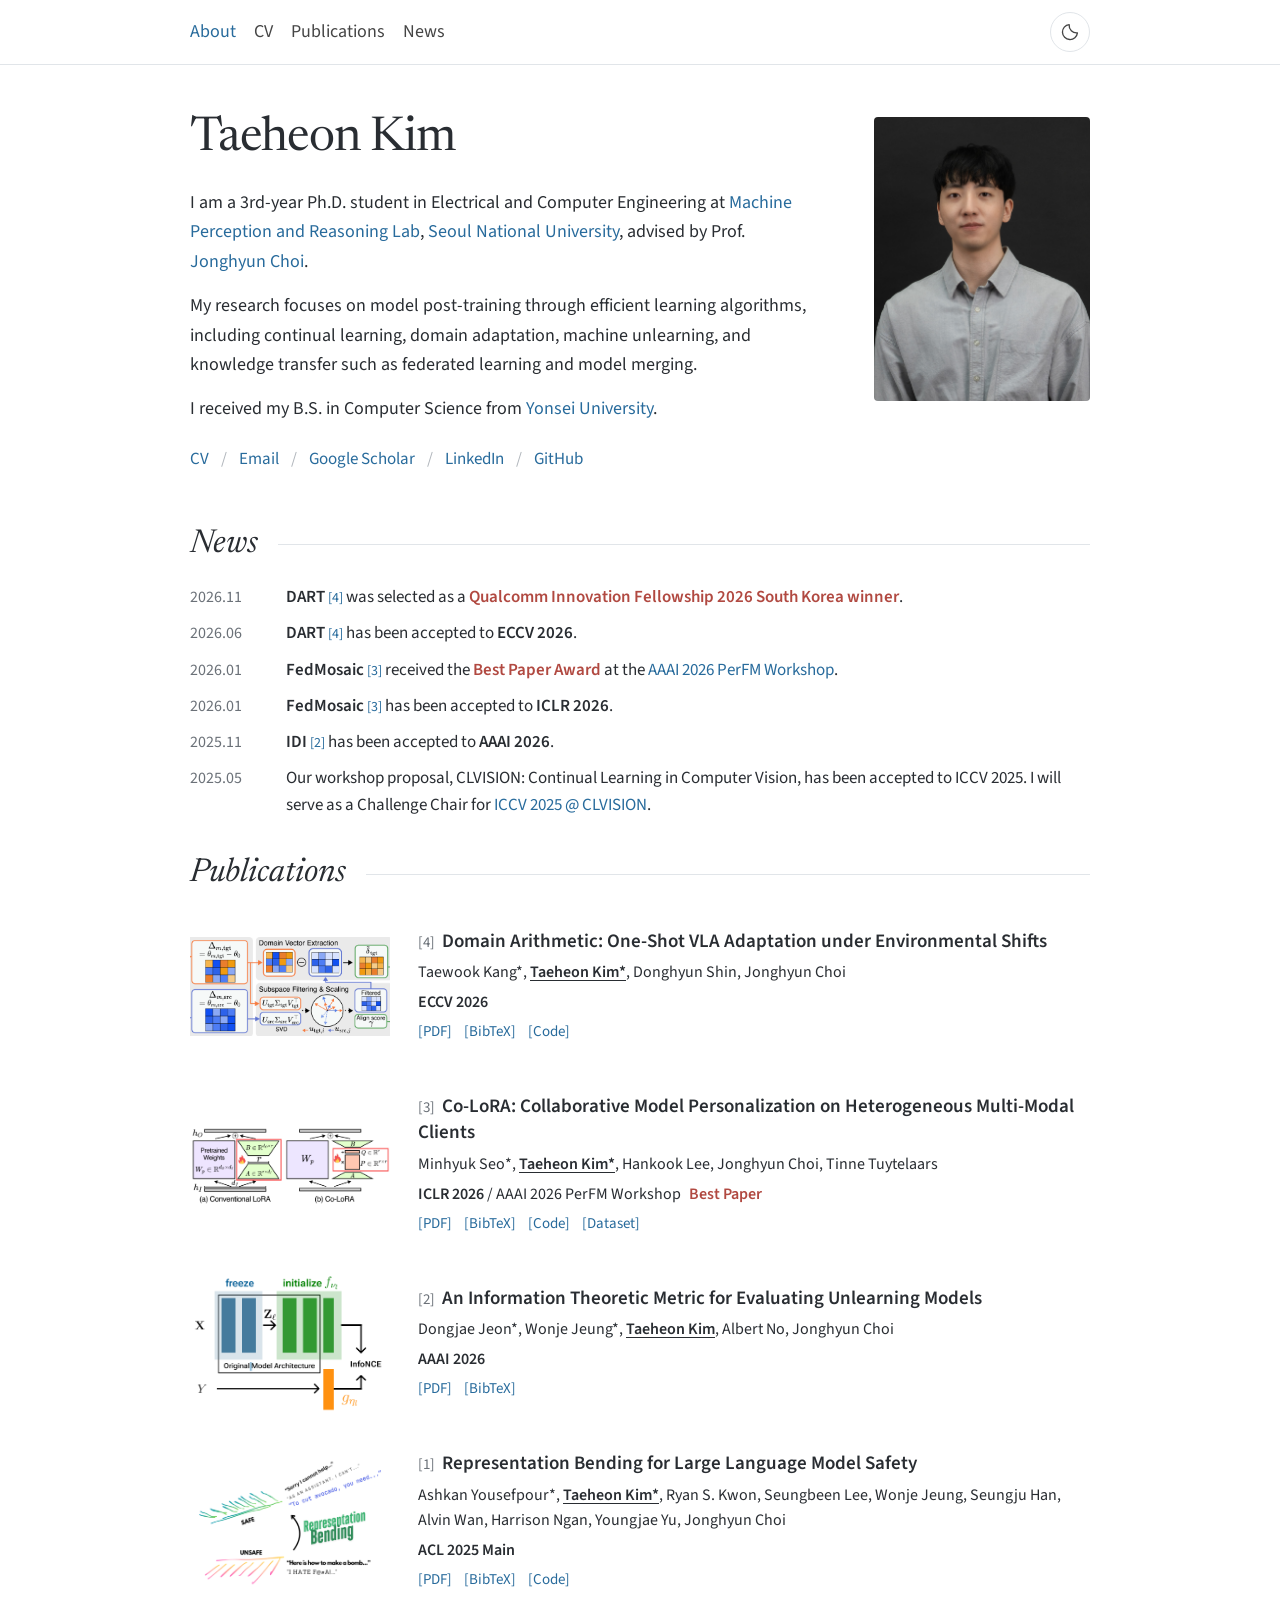
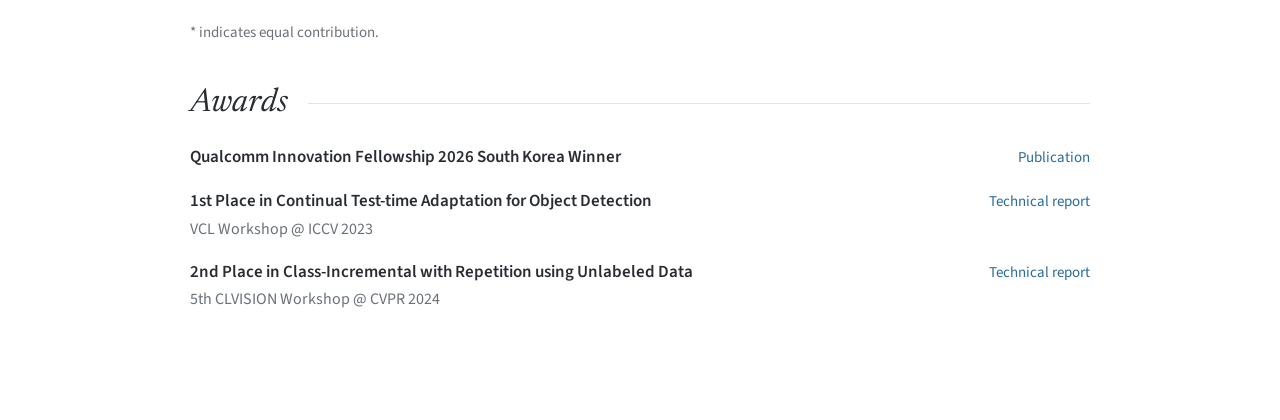
<file: index.html>
<!DOCTYPE html>
<html lang="en">
<head>
  <meta charset="UTF-8">
  <meta name="viewport" content="width=device-width, initial-scale=1">
  <meta name="author" content="Taeheon Kim">
  <meta name="description" content="Taeheon Kim, Ph.D. student at Seoul National University working on efficient learning and knowledge transfer.">
  <title>Taeheon Kim</title>
  <link rel="icon" type="image/svg+xml" href="assets/icons/favicon-compass.svg?v=2">
  <script src="theme.js"></script>
  <link rel="preconnect" href="https://fonts.googleapis.com">
  <link rel="preconnect" href="https://fonts.gstatic.com" crossorigin>
  <link href="https://fonts.googleapis.com/css2?family=Newsreader:ital,wght@0,400;0,500;0,600;1,400&family=Source+Sans+3:wght@400;500;600;700&display=swap" rel="stylesheet">
  <link rel="stylesheet" type="text/css" href="stylesheet.css">
</head>

<body>
  <header class="site-header">
    <nav class="nav" aria-label="Primary navigation">
      <div class="nav-links">
        <a class="nav-active" href="#about">About</a>
        <a href="personal/CV_thk.pdf" target="_blank" rel="noopener">CV</a>
        <a href="#publications">Publications</a>
        <a href="#news">News</a>
      </div>
      <button class="theme-toggle" type="button" aria-label="Dark mode" aria-pressed="false" title="Switch to dark mode" hidden>
        <svg class="theme-icon-moon" width="20" height="20" viewBox="0 0 24 24" fill="none" stroke="currentColor" stroke-width="1.6" stroke-linecap="round" stroke-linejoin="round" aria-hidden="true">
          <path d="M20.9 13A9 9 0 0 1 11 3.1 9 9 0 1 0 20.9 13Z"/>
        </svg>
        <svg class="theme-icon-sun" width="20" height="20" viewBox="0 0 24 24" fill="none" stroke="currentColor" stroke-width="1.6" stroke-linecap="round" aria-hidden="true">
          <circle cx="12" cy="12" r="4"/>
          <path d="M12 2v2m0 16v2M2 12h2m16 0h2M4.93 4.93l1.42 1.42m11.3 11.3 1.42 1.42M4.93 19.07l1.42-1.42m11.3-11.3 1.42-1.42"/>
        </svg>
      </button>
    </nav>
  </header>

  <main class="page-shell">
    <section class="hero" id="about" aria-labelledby="intro-heading">
      <div class="hero-copy">
        <h1 id="intro-heading">Taeheon Kim</h1>
        <p class="lead">
          I am a 3rd-year Ph.D. student in Electrical and Computer Engineering at
          <a href="https://snumprlab.github.io/" target="_blank" rel="noopener">Machine Perception and Reasoning Lab</a>,
          <a href="https://en.snu.ac.kr/" target="_blank" rel="noopener">Seoul National University</a>,
          advised by Prof.
          <a href="http://ppolon.github.io/" target="_blank" rel="noopener">Jonghyun Choi</a>.
        </p>
        <p>
          My research focuses on model post-training through efficient learning algorithms, including continual learning,
          domain adaptation, machine unlearning, and knowledge transfer such as federated learning and model merging.
        </p>
        <p>
          I received my B.S. in Computer Science from
          <a href="https://www.yonsei.ac.kr/en_sc/" target="_blank" rel="noopener">Yonsei University</a>.
        </p>

        <div class="profile-actions" aria-label="Profile links">
          <a class="button primary" href="personal/CV_thk.pdf" target="_blank" rel="noopener">CV</a>
          <a class="button" href="mailto:thkim0305@snu.ac.kr">Email</a>
          <a class="button" href="https://scholar.google.com/citations?user=VSYbxlcAAAAJ&hl=en" target="_blank" rel="noopener">Google Scholar</a>
          <a class="button" href="https://www.linkedin.com/in/taeheon-kim-0904ba319/" target="_blank" rel="noopener">LinkedIn</a>
          <a class="button" href="https://github.com/ta3h30nk1m/" target="_blank" rel="noopener">GitHub</a>
        </div>
      </div>

      <aside class="profile-panel" aria-label="Profile summary">
        <div class="profile-photo-frame">
          <img class="profile-photo" src="personal/me4.jpg" alt="Taeheon Kim" width="1365" height="2048">
        </div>
      </aside>
    </section>

    <section class="section" id="news" aria-labelledby="news-heading">
      <div class="section-header">
        <h2 id="news-heading">News</h2>
      </div>
      <ol class="news-list" tabindex="0" aria-label="News list">
        <li>
          <time datetime="2026-11">2026.11</time>
          <span><strong>DART</strong> <a class="pub-ref" href="#pub-dart">[4]</a> was selected as a <a href="https://www.qualcomm.com/research/university-relations/innovation-fellowship/winners" target="_blank" rel="noopener"><strong class="highlight-text">Qualcomm Innovation Fellowship 2026 South Korea winner</strong></a>.</span>
        </li>
        <li>
          <time datetime="2026-06">2026.06</time>
          <span><strong>DART</strong> <a class="pub-ref" href="#pub-dart">[4]</a> has been accepted to <strong>ECCV 2026</strong>.</span>
        </li>
        <li>
          <time datetime="2026-01">2026.01</time>
          <span>
            <strong>FedMosaic</strong> <a class="pub-ref" href="#pub-fedmosaic">[3]</a> received the <strong class="highlight-text">Best Paper Award</strong> at the
            <a href="https://personalizedllm.github.io/events/perfm-aaai26/" target="_blank" rel="noopener">AAAI 2026 PerFM Workshop</a>.
          </span>
        </li>
        <li>
          <time datetime="2026-01">2026.01</time>
          <span><strong>FedMosaic</strong> <a class="pub-ref" href="#pub-fedmosaic">[3]</a> has been accepted to <strong>ICLR 2026</strong>.</span>
        </li>
        <li>
          <time datetime="2025-11">2025.11</time>
          <span><strong>IDI</strong> <a class="pub-ref" href="#pub-idi">[2]</a> has been accepted to <strong>AAAI 2026</strong>.</span>
        </li>
        <li>
          <time datetime="2025-05">2025.05</time>
          <span>
            Our workshop proposal, CLVISION: Continual Learning in Computer Vision, has been accepted to ICCV 2025.
            I will serve as a Challenge Chair for
            <a href="https://sites.google.com/view/clvision2025/overview?authuser=0" target="_blank" rel="noopener">ICCV 2025 @ CLVISION</a>.
          </span>
        </li>
        <li>
          <time datetime="2025-05">2025.05</time>
          <span><strong>RepBend</strong> <a class="pub-ref" href="#pub-repbend">[1]</a> has been accepted to <strong>ACL 2025 Main</strong>.</span>
        </li>
        <li>
          <time datetime="2024-09">2024.09</time>
          <span>
            I started my Ph.D. at Seoul National University under the supervision of Prof.
            <a href="http://ppolon.github.io/" target="_blank" rel="noopener">Jonghyun Choi</a>.
          </span>
        </li>
      </ol>
    </section>

    <section class="section" id="publications" aria-labelledby="publications-heading">
      <div class="section-header">
        <h2 id="publications-heading">Publications</h2>
      </div>

      <article class="publication" id="pub-dart">
        <a class="publication-media" href="https://twkang43.github.io/projects/dart/" target="_blank" rel="noopener" aria-label="Domain Arithmetic publication">
          <img src="papers/kang2026dart/dart_fig2.png" alt="Domain Arithmetic teaser">
        </a>
        <div class="publication-content">
          <h3><span class="publication-number">[4]</span> <a href="https://twkang43.github.io/projects/dart/" target="_blank" rel="noopener">Domain Arithmetic: One-Shot VLA Adaptation under Environmental Shifts</a></h3>
          <p class="authors">
            <a href="https://twkang43.github.io" target="_blank" rel="noopener">Taewook Kang*</a>,
            <strong>Taeheon Kim*</strong>,
            <a href="http://github.com/Donghyun1228" target="_blank" rel="noopener">Donghyun Shin</a>,
            <a href="http://ppolon.github.io/" target="_blank" rel="noopener">Jonghyun Choi</a>
          </p>
          <p class="venue"><strong>ECCV 2026</strong></p>
          <div class="paper-links">
            <a href="https://arxiv.org/abs/2607.00666" target="_blank" rel="noopener">PDF</a>
            <a href="papers/kang2026dart/kang2026dart.bib" target="_blank" rel="noopener">BibTeX</a>
            <a href="https://github.com/snumprlab/dart" target="_blank" rel="noopener">Code</a>
            <!-- <a href="https://twkang43.github.io/projects/dart/" target="_blank" rel="noopener">Project Page</a> -->
          </div>
        </div>
      </article>

      <article class="publication" id="pub-fedmosaic">
        <a class="publication-media" href="https://ta3h30nk1m.github.io/projects/co-lora-iclr2026/" target="_blank" rel="noopener" aria-label="Co-LoRA publication">
          <img src="papers/seo2025fedmosaic/colora.png" alt="Co-LoRA teaser">
        </a>
        <div class="publication-content">
          <h3><span class="publication-number">[3]</span> <a href="https://ta3h30nk1m.github.io/projects/co-lora-iclr2026/" target="_blank" rel="noopener">Co-LoRA: Collaborative Model Personalization on Heterogeneous Multi-Modal Clients</a></h3>
          <p class="authors">
            <a href="https://dbd05088.github.io/" target="_blank" rel="noopener">Minhyuk Seo*</a>,
            <strong>Taeheon Kim*</strong>,
            <a href="https://hankook.github.io/" target="_blank" rel="noopener">Hankook Lee</a>,
            <a href="http://ppolon.github.io/" target="_blank" rel="noopener">Jonghyun Choi</a>,
            <a href="https://www.esat.kuleuven.be/psi/TT" target="_blank" rel="noopener">Tinne Tuytelaars</a>
          </p>
          <p class="venue"><strong>ICLR 2026</strong> / AAAI 2026 PerFM Workshop <span>Best Paper</span></p>
          <div class="paper-links">
            <a href="https://openreview.net/forum?id=0g5Dk4Qfh0" target="_blank" rel="noopener">PDF</a>
            <a href="papers/seo2025fedmosaic/fedmosaic.bib" target="_blank" rel="noopener">BibTeX</a>
            <a href="https://github.com/snumprlab/fedmosaic" target="_blank" rel="noopener">Code</a>
            <a href="https://huggingface.co/datasets/SNUMPR/DRAKE" target="_blank" rel="noopener">Dataset</a>
          </div>
        </div>
      </article>

      <article class="publication" id="pub-idi">
        <a class="publication-media" href="https://arxiv.org/pdf/2405.17878" target="_blank" rel="noopener" aria-label="Information theoretic metric publication">
          <img src="papers/jeon2024information/idi_fig.png" alt="Information theoretic metric teaser">
        </a>
        <div class="publication-content">
          <h3><span class="publication-number">[2]</span> An Information Theoretic Metric for Evaluating Unlearning Models</h3>
          <p class="authors">
            Dongjae Jeon*, Wonje Jeung*, <strong>Taeheon Kim</strong>,
            <a href="https://albert-no.github.io/" target="_blank" rel="noopener">Albert No</a>,
            <a href="http://ppolon.github.io/" target="_blank" rel="noopener">Jonghyun Choi</a>
          </p>
          <p class="venue"><strong>AAAI 2026</strong></p>
          <div class="paper-links">
            <a href="https://arxiv.org/pdf/2405.17878" target="_blank" rel="noopener">PDF</a>
            <a href="papers/jeon2024information/jeon2024information.bib" target="_blank" rel="noopener">BibTeX</a>
          </div>
        </div>
      </article>

      <article class="publication" id="pub-repbend">
        <a class="publication-media" href="https://arxiv.org/pdf/2504.01550" target="_blank" rel="noopener" aria-label="Representation Bending publication">
          <img src="papers/yousefpour2025repbend/yousefpour2025repbend.png" alt="Representation Bending teaser">
        </a>
        <div class="publication-content">
          <h3><span class="publication-number">[1]</span> Representation Bending for Large Language Model Safety</h3>
          <p class="authors">
            Ashkan Yousefpour*, <strong>Taeheon Kim*</strong>, Ryan S. Kwon, Seungbeen Lee,
            Wonje Jeung, Seungju Han, Alvin Wan, Harrison Ngan,
            <a href="https://yj-yu.github.io/home/" target="_blank" rel="noopener">Youngjae Yu</a>,
            <a href="http://ppolon.github.io/" target="_blank" rel="noopener">Jonghyun Choi</a>
          </p>
          <p class="venue"><strong>ACL 2025 Main</strong></p>
          <div class="paper-links">
            <a href="https://arxiv.org/pdf/2504.01550" target="_blank" rel="noopener">PDF</a>
            <a href="papers/yousefpour2025repbend/yousefpour2025repbend.bib" target="_blank" rel="noopener">BibTeX</a>
            <a href="https://github.com/AIM-Intelligence/RepBend" target="_blank" rel="noopener">Code</a>
          </div>
        </div>
      </article>

      <p class="publication-note">* indicates equal contribution.</p>
    </section>

    <section class="section" id="awards" aria-labelledby="awards-heading">
      <div class="section-header">
        <h2 id="awards-heading">Awards</h2>
      </div>
      <ul class="award-list">
        <li>
          <div>
            <strong>
              <a href="https://www.qualcomm.com/research/university-relations/innovation-fellowship/winners" target="_blank" rel="noopener">Qualcomm Innovation Fellowship 2026 South Korea Winner</a>
            </strong>
            <!-- <span>2026 · DART</span> -->
          </div>
          <a href="#pub-dart">Publication</a>
        </li>
        <li>
          <div>
            <strong>
              <a href="https://wvcl.vis.xyz/challenges" target="_blank" rel="noopener">1st Place in Continual Test-time Adaptation for Object Detection</a>
            </strong>
            <span>VCL Workshop @ ICCV 2023</span>
          </div>
          <a href="https://arxiv.org/pdf/2508.12690" target="_blank" rel="noopener">Technical report</a>
        </li>
        <li>
          <div>
            <strong>
              <a href="https://sites.google.com/view/clvision2024/challenge?authuser=0" target="_blank" rel="noopener">2nd Place in Class-Incremental with Repetition using Unlabeled Data</a>
            </strong>
            <span>5th CLVISION Workshop @ CVPR 2024</span>
          </div>
          <a href="https://arxiv.org/pdf/2508.12692" target="_blank" rel="noopener">Technical report</a>
        </li>
      </ul>
    </section>
  </main>

</body>
</html>
</file>
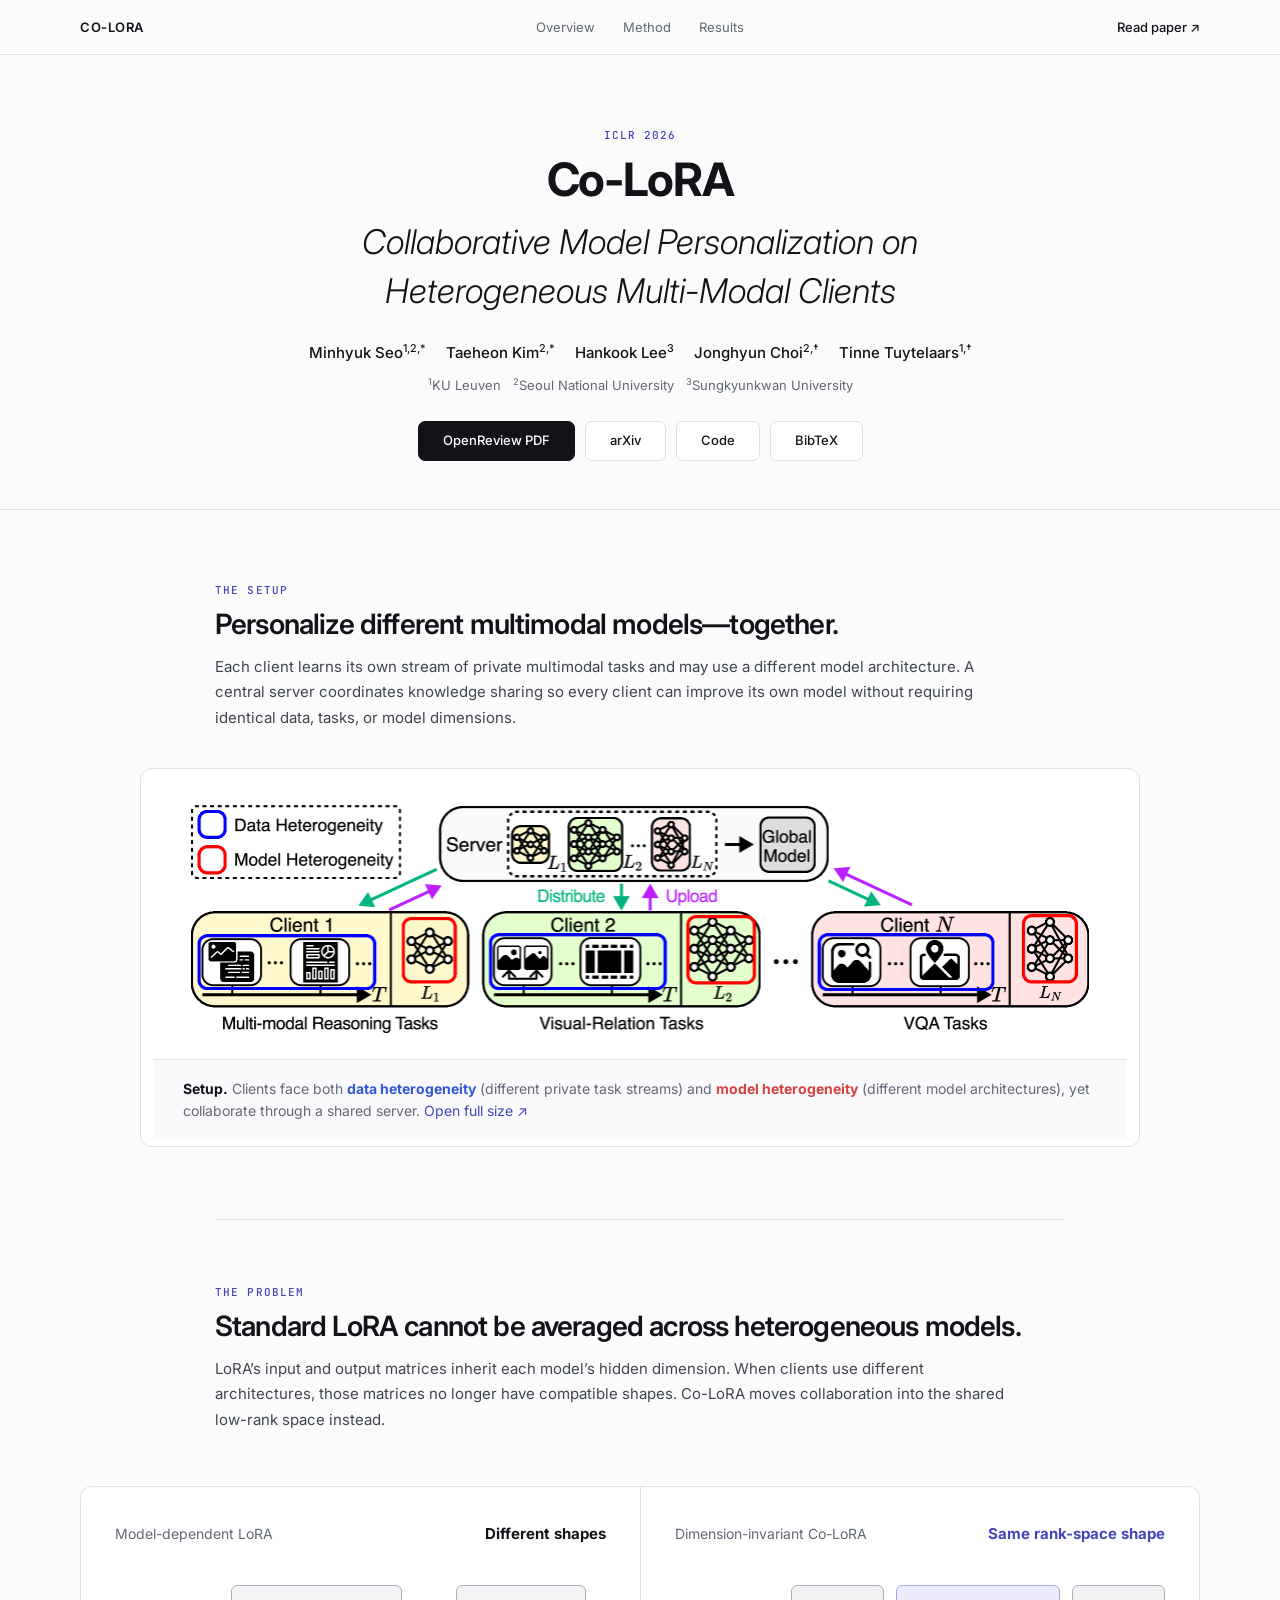
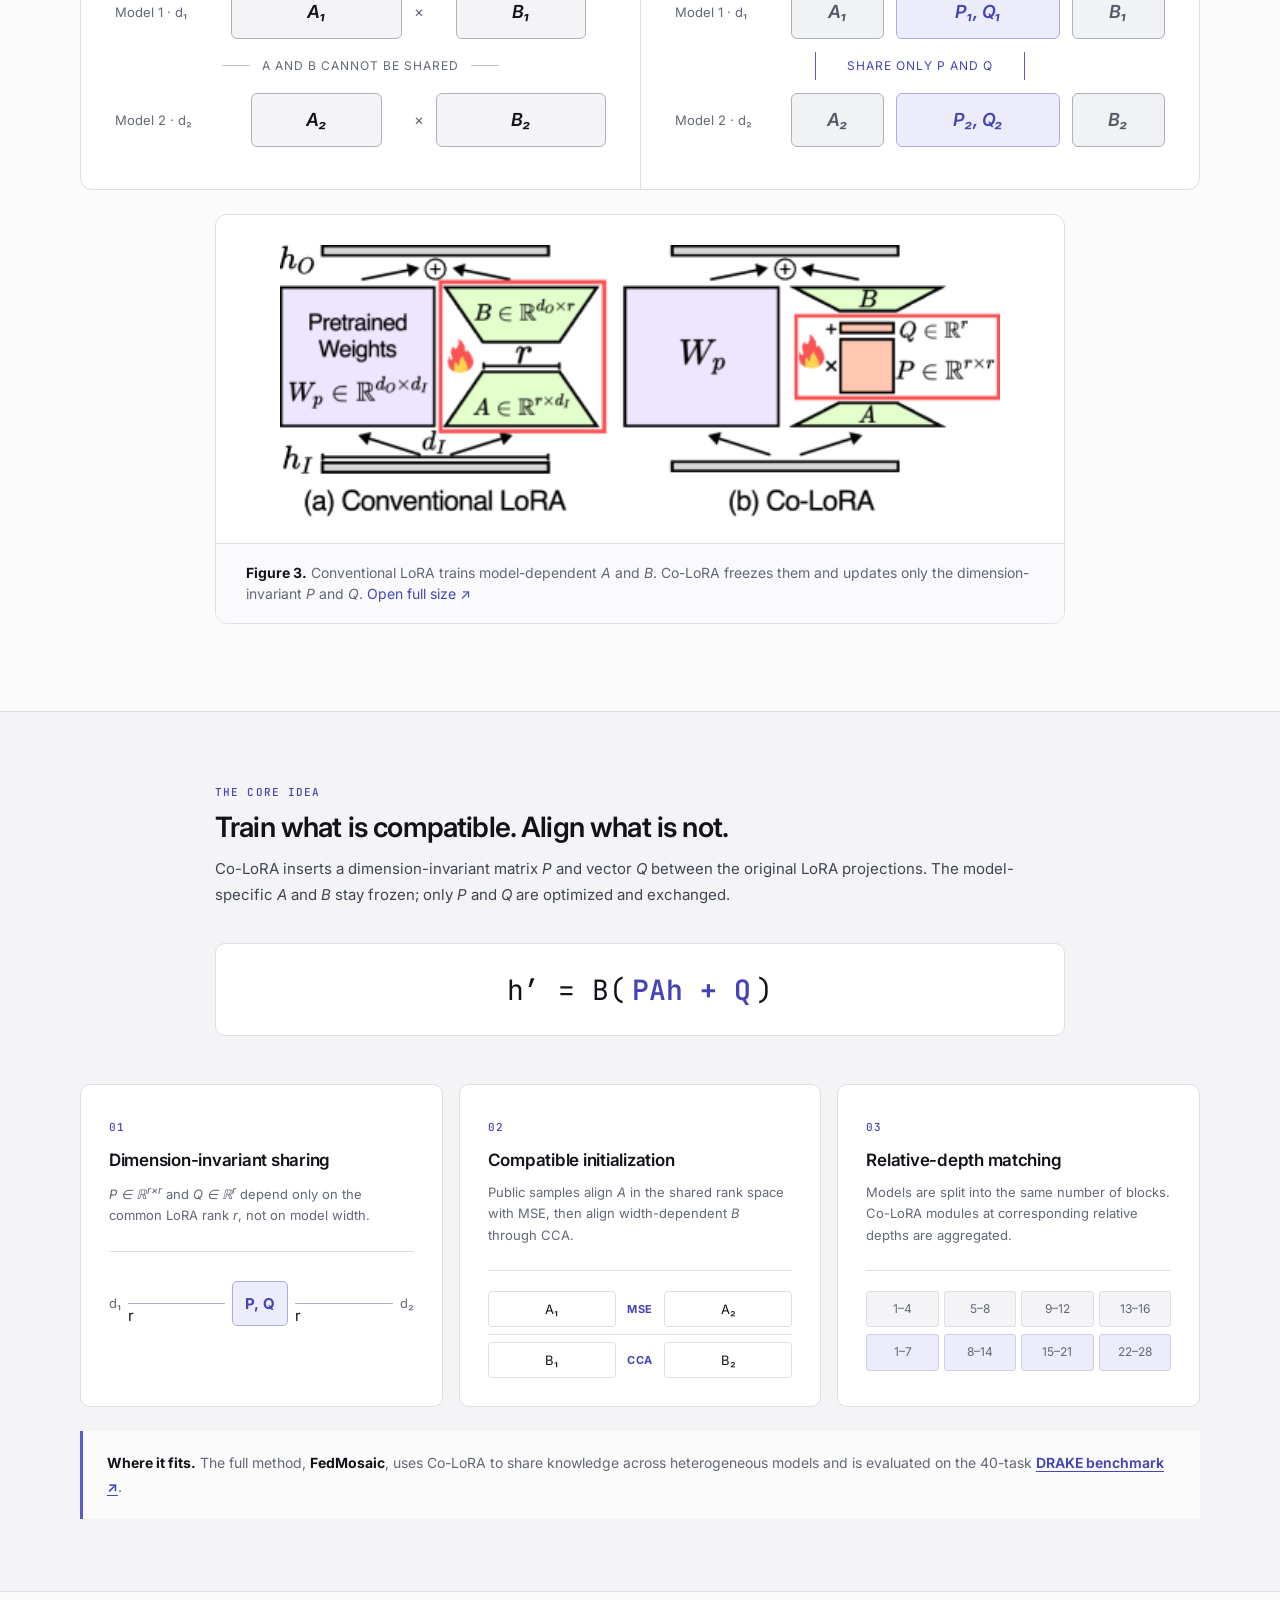
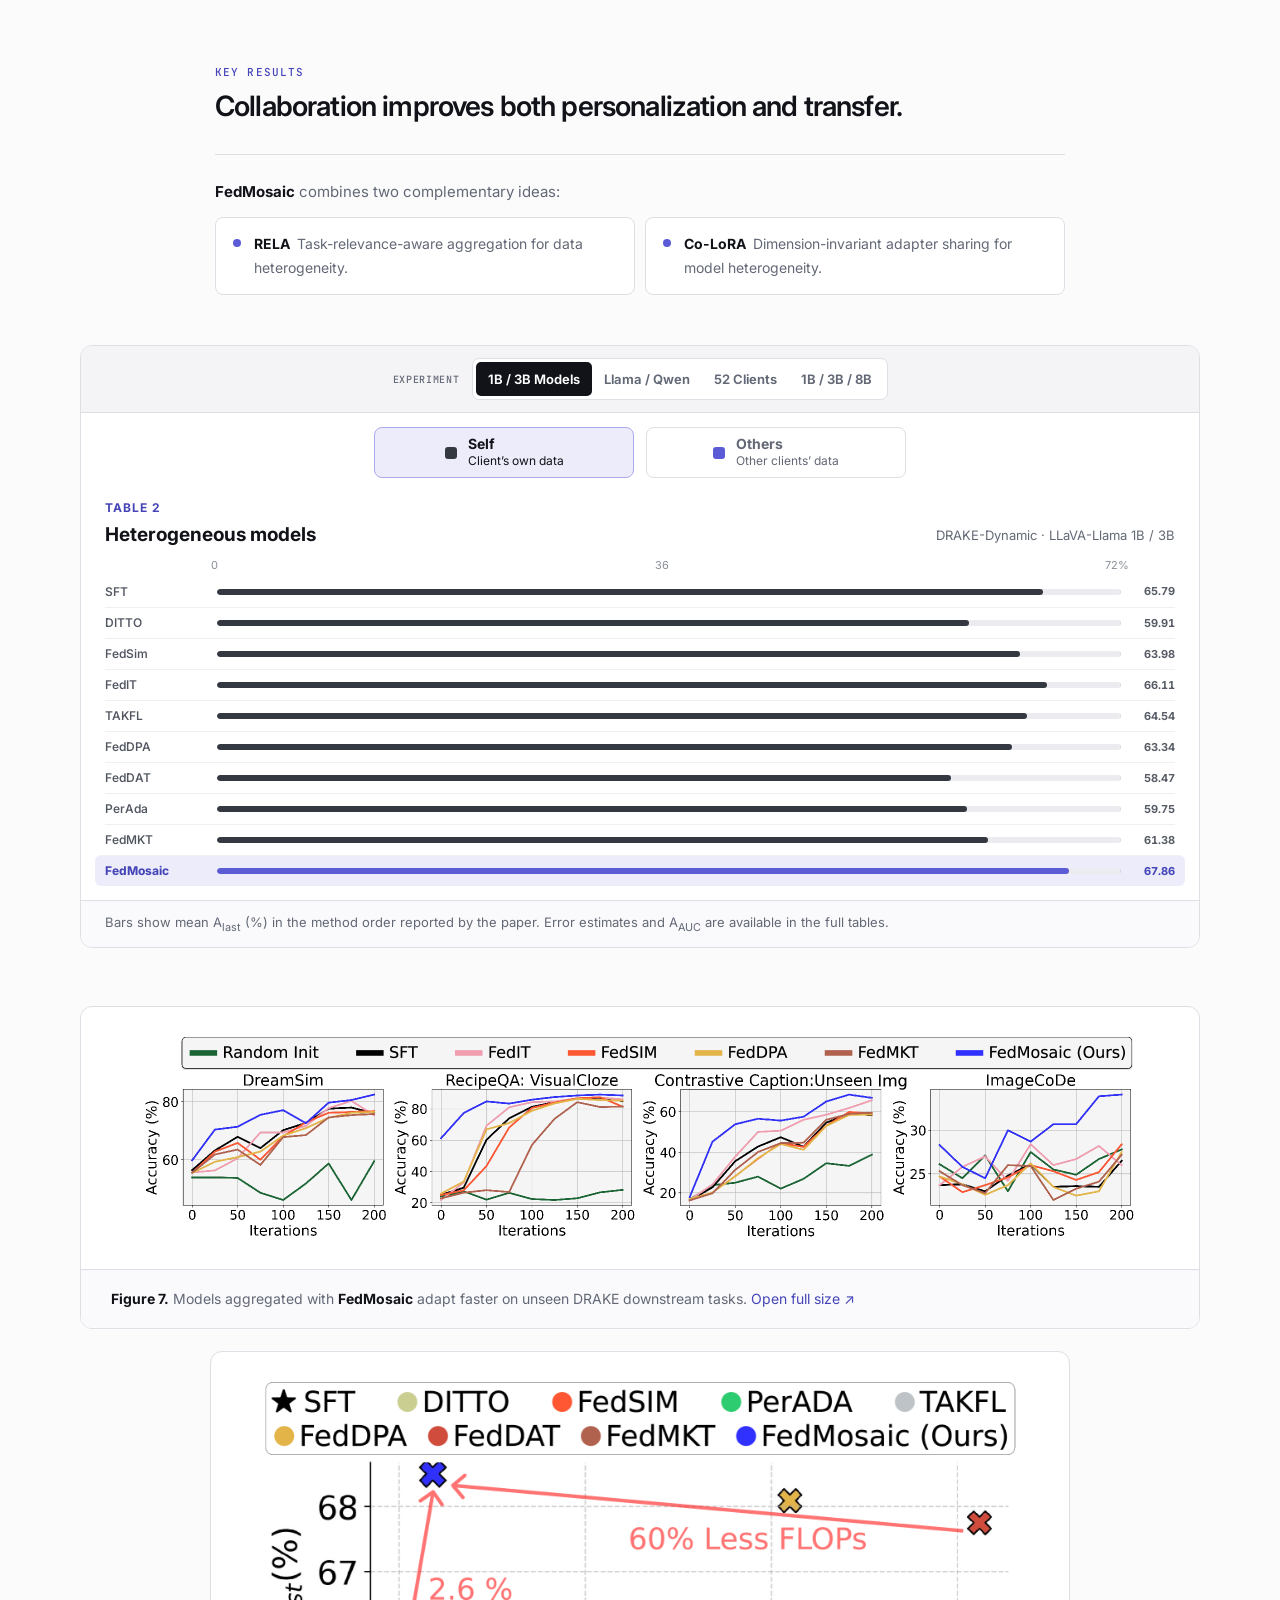
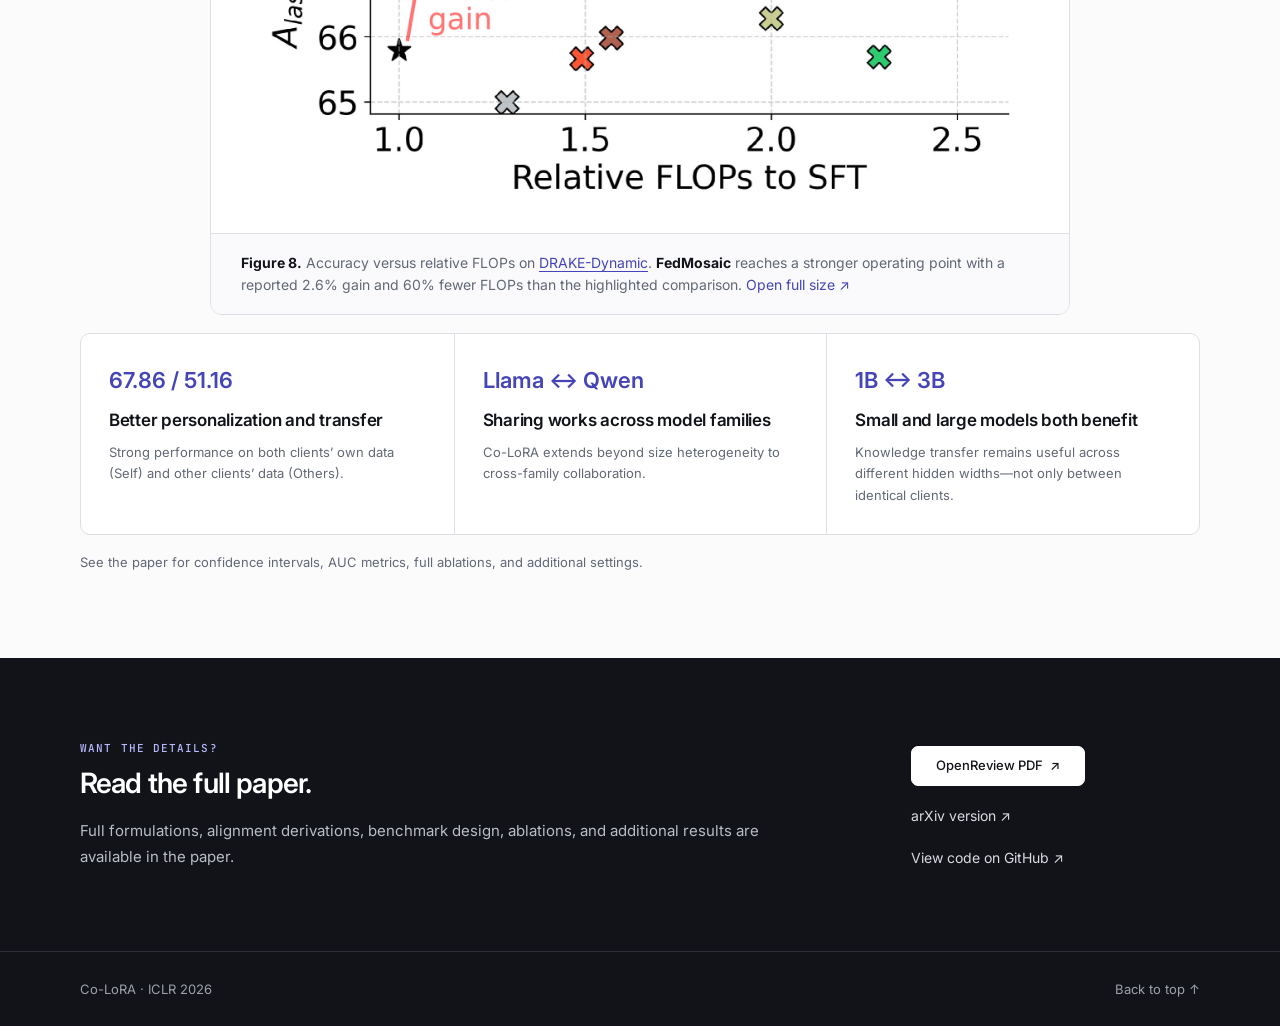
<file: projects/co-lora-iclr2026/index.html>
<!doctype html>
<html lang="en">
<head>
  <meta charset="utf-8">
  <meta name="viewport" content="width=device-width, initial-scale=1">
  <meta name="description" content="Co-LoRA enables collaborative personalization across heterogeneous multi-modal models by sharing dimension-invariant adapters.">
  <meta name="theme-color" content="#fbfbfc">
  <meta property="og:title" content="Co-LoRA · ICLR 2026">
  <meta property="og:description" content="Collaborative Model Personalization on Heterogeneous Multi-Modal Clients">
  <meta property="og:type" content="website">
  <title>Co-LoRA · Collaborative Model Personalization</title>
  <link rel="preconnect" href="https://fonts.googleapis.com">
  <link rel="preconnect" href="https://fonts.gstatic.com" crossorigin>
  <link href="https://fonts.googleapis.com/css2?family=Inter:wght@300;400;500;600;700&amp;family=JetBrains+Mono:wght@400;500&amp;display=swap" rel="stylesheet">
  <link rel="stylesheet" href="styles.css">
  <script defer src="script.js"></script>
</head>
<body>
  <nav class="site-nav" aria-label="Primary navigation">
    <div class="nav-inner">
      <a class="wordmark" href="#top">Co-LoRA</a>
      <div class="nav-links">
        <a href="#overview">Overview</a>
        <a href="#method">Method</a>
        <a href="#results">Results</a>
      </div>
      <a class="nav-paper" href="https://openreview.net/pdf?id=0g5Dk4Qfh0" target="_blank" rel="noreferrer">Read paper <span aria-hidden="true">↗</span></a>
    </div>
  </nav>

  <main id="top">
    <header class="hero">
      <div class="container hero-inner">
        <p class="venue">ICLR 2026</p>
        <h1>Co-LoRA</h1>
        <p class="paper-title">Collaborative Model Personalization on<br class="desktop-break"> Heterogeneous Multi-Modal Clients</p>

        <div class="authors" aria-label="Authors">
          <a href="https://dbd05088.github.io/" target="_blank" rel="noreferrer">Minhyuk Seo<sup>1,2,*</sup></a>
          <a href="https://ta3h30nk1m.github.io/" target="_blank" rel="noreferrer">Taeheon Kim<sup>2,*</sup></a>
          <a href="https://hankook.github.io/" target="_blank" rel="noreferrer">Hankook Lee<sup>3</sup></a>
          <a href="https://ppolon.github.io/" target="_blank" rel="noreferrer">Jonghyun Choi<sup>2,†</sup></a>
          <a href="https://www.esat.kuleuven.be/psi/TT" target="_blank" rel="noreferrer">Tinne Tuytelaars<sup>1,†</sup></a>
        </div>
        <p class="affiliations"><sup>1</sup>KU Leuven &nbsp; <sup>2</sup>Seoul National University &nbsp; <sup>3</sup>Sungkyunkwan University</p>

        <div class="hero-actions">
          <a class="button primary" href="https://openreview.net/pdf?id=0g5Dk4Qfh0" target="_blank" rel="noreferrer">OpenReview PDF</a>
          <a class="button secondary" href="https://arxiv.org/abs/2506.11024" target="_blank" rel="noreferrer">arXiv</a>
          <a class="button secondary" href="https://github.com/snumprlab/fedmosaic" target="_blank" rel="noreferrer">Code</a>
          <button class="button secondary cite-button" type="button">BibTeX</button>
        </div>

        <!-- <p class="lead">Different clients can use different-sized—and even different-family—models, yet still learn from one another.</p> -->
      </div>
    </header>

    <section class="section" id="overview">
      <div class="container narrow setup-intro">
        <p class="section-label">The setup</p>
        <h2>Personalize different multimodal models&mdash;together.</h2>
        <p class="section-intro">Each client learns its own stream of private multimodal tasks and may use a different model architecture. A central server coordinates knowledge sharing so every client can improve its own model without requiring identical data, tasks, or model dimensions.</p>
      </div>

      <figure class="container paper-figure setup-figure">
        <a href="assets/overview.png" target="_blank" aria-label="Open the collaborative personalization setup at full size">
          <img src="assets/overview.png" alt="A central server coordinates clients with different multimodal task streams and different model architectures." loading="eager">
        </a>
        <figcaption><strong>Setup.</strong> Clients face both <strong class="data-key">data heterogeneity</strong> (different private task streams) and <strong class="model-key">model heterogeneity</strong> (different model architectures), yet collaborate through a shared server. <span>Open full size &nearr;</span></figcaption>
      </figure>

      <div class="container narrow">
        <p class="section-label">The problem</p>
        <h2>Standard LoRA cannot be averaged across heterogeneous models.</h2>
        <p class="section-intro">LoRA’s input and output matrices inherit each model’s hidden dimension. When clients use different architectures, those matrices no longer have compatible shapes. Co-LoRA moves collaboration into the shared low-rank space instead.</p>
      </div>

      <div class="container comparison" role="img" aria-label="Model-dependent LoRA matrices A and B have incompatible shapes across models, while dimension-invariant P and Q have matching shapes and can be shared.">
        <article class="comparison-side conventional">
          <div class="comparison-heading">
            <span>Model-dependent LoRA</span>
            <strong>Different shapes</strong>
          </div>
          <div class="adapter-row">
            <span class="model-name">Model 1 · d₁</span>
            <span class="matrix model-specific wide">A₁</span>
            <span class="operator">×</span>
            <span class="matrix model-specific narrow">B₁</span>
          </div>
          <div class="mismatch" aria-hidden="true"><span></span><em>A and B cannot be shared</em><span></span></div>
          <div class="adapter-row">
            <span class="model-name">Model 2 · d₂</span>
            <span class="matrix model-specific narrow">A₂</span>
            <span class="operator">×</span>
            <span class="matrix model-specific wide">B₂</span>
          </div>
        </article>

        <article class="comparison-side proposed">
          <div class="comparison-heading">
            <span>Dimension-invariant Co-LoRA</span>
            <strong>Same rank-space shape</strong>
          </div>
          <div class="adapter-row co-row">
            <span class="model-name">Model 1 · d₁</span>
            <span class="matrix frozen">A₁</span>
            <span class="matrix shared">P₁, Q₁</span>
            <span class="matrix frozen">B₁</span>
          </div>
          <div class="share-arrow"><span>share only P and Q</span></div>
          <div class="adapter-row co-row">
            <span class="model-name">Model 2 · d₂</span>
            <span class="matrix frozen">A₂</span>
            <span class="matrix shared">P₂, Q₂</span>
            <span class="matrix frozen">B₂</span>
          </div>
        </article>
      </div>

      <figure class="container paper-figure colora-figure">
        <a href="assets/colora.png" target="_blank" aria-label="Open Figure 3 at full size">
          <img src="assets/colora.png" alt="Comparison of conventional LoRA and Co-LoRA. Conventional LoRA trains model-dependent A and B, while Co-LoRA freezes A and B and trains dimension-invariant P and Q." loading="eager">
        </a>
        <figcaption><strong>Figure 3.</strong> Conventional LoRA trains model-dependent <em>A</em> and <em>B</em>. Co-LoRA freezes them and updates only the dimension-invariant <em>P</em> and <em>Q</em>. <span>Open full size ↗</span></figcaption>
      </figure>
    </section>

    <section class="section soft-section" id="method">
      <div class="container narrow">
        <p class="section-label">The core idea</p>
        <h2>Train what is compatible. Align what is not.</h2>
        <p class="section-intro">Co-LoRA inserts a dimension-invariant matrix <em>P</em> and vector <em>Q</em> between the original LoRA projections. The model-specific <em>A</em> and <em>B</em> stay frozen; only <em>P</em> and <em>Q</em> are optimized and exchanged.</p>
        <div class="equation" aria-label="h prime equals B times the sum of P A h and Q">
          <span>h′ = B(</span><strong>PAh + Q</strong><span>)</span>
        </div>
      </div>

      <div class="container method-grid">
        <article class="method-card">
          <span class="step">01</span>
          <h3>Dimension-invariant sharing</h3>
          <p><em>P ∈ ℝ<sup>r×r</sup></em> and <em>Q ∈ ℝ<sup>r</sup></em> depend only on the common LoRA rank <em>r</em>, not on model width.</p>
          <div class="mini-visual rank-visual" aria-hidden="true">
            <i>d₁</i><span>r</span><b>P, Q</b><span>r</span><i>d₂</i>
          </div>
        </article>

        <article class="method-card">
          <span class="step">02</span>
          <h3>Compatible initialization</h3>
          <p>Public samples align <em>A</em> in the shared rank space with MSE, then align width-dependent <em>B</em> through CCA.</p>
          <div class="mini-visual align-visual" aria-hidden="true">
            <span>A₁</span><b>MSE</b><span>A₂</span><i></i><span>B₁</span><b>CCA</b><span>B₂</span>
          </div>
        </article>

        <article class="method-card">
          <span class="step">03</span>
          <h3>Relative-depth matching</h3>
          <p>Models are split into the same number of blocks. Co-LoRA modules at corresponding relative depths are aggregated.</p>
          <div class="mini-visual depth-visual" aria-hidden="true">
            <div><i>1–4</i><i>5–8</i><i>9–12</i><i>13–16</i></div>
            <div><i>1–7</i><i>8–14</i><i>15–21</i><i>22–28</i></div>
          </div>
        </article>
      </div>

      <div class="container context-note">
        <strong>Where it fits.</strong> The full method, <strong>FedMosaic</strong>, uses Co-LoRA to share knowledge across heterogeneous models and is evaluated on the 40-task <a href="https://huggingface.co/datasets/SNUMPR/DRAKE" target="_blank" rel="noreferrer">DRAKE benchmark <span aria-hidden="true">↗</span></a>.
      </div>
    </section>

    <section class="section" id="results">
      <div class="container narrow">
        <p class="section-label">Key results</p>
        <h2>Collaboration improves both personalization and transfer.</h2>
        <div class="fedmosaic-summary">
          <p><strong>FedMosaic</strong> combines two complementary ideas:</p>
          <ul>
            <li><strong>RELA</strong><span>Task-relevance-aware aggregation for data heterogeneity.</span></li>
            <li><strong>Co-LoRA</strong><span>Dimension-invariant adapter sharing for model heterogeneity.</span></li>
          </ul>
        </div>
      </div>

      <section class="container result-explorer" aria-label="Interactive experiment results">
        <div class="explorer-controls">
          <div class="control-group" aria-label="Select experiment">
            <span>Experiment</span>
            <div class="segmented-control" data-control="experiment">
              <button class="active" type="button" data-value="table2" aria-pressed="true">1B / 3B Models</button>
              <button type="button" data-value="table4" aria-pressed="false">Llama / Qwen</button>
              <button type="button" data-value="table6" aria-pressed="false">52 Clients</button>
              <button type="button" data-value="table16" aria-pressed="false">1B / 3B / 8B</button>
            </div>
          </div>
        </div>

        <div class="metric-legend" data-control="metric" aria-label="Select evaluation metric">
          <button class="active" type="button" data-value="self" aria-pressed="true">
            <i></i><span><strong>Self</strong><small>Client’s own data</small></span>
          </button>
          <button type="button" data-value="others" aria-pressed="false">
            <i></i><span><strong>Others</strong><small>Other clients’ data</small></span>
          </button>
        </div>

        <div class="explorer-plot">
          <div class="explorer-meta">
            <div><span id="chart-table">Table 2</span><h4 id="chart-title">Heterogeneous models</h4></div>
            <p id="chart-subtitle">DRAKE-Dynamic · LLaVA-Llama 1B / 3B</p>
          </div>
          <div class="chart-body" id="result-chart" role="img" aria-live="polite"></div>
        </div>
        <p class="chart-note">Bars show mean A<sub>last</sub> (%) in the method order reported by the paper. Error estimates and A<sub>AUC</sub> are available in the full tables.</p>
      </section>

      <div class="container paper-plots">
        <figure class="paper-figure result-plot">
          <a href="assets/adaptation.png" target="_blank" aria-label="Open Figure 7 at full size">
            <img src="assets/adaptation.png" alt="Adaptation curves on four unseen downstream tasks comparing FedMosaic with federated learning baselines." loading="lazy">
          </a>
          <figcaption><strong>Figure 7.</strong> Models aggregated with <strong>FedMosaic</strong> adapt faster on unseen DRAKE downstream tasks. <span>Open full size ↗</span></figcaption>
        </figure>

        <figure class="paper-figure result-plot">
          <a href="assets/efficiency.png" target="_blank" aria-label="Open Figure 8 at full size">
            <img src="assets/efficiency.png" alt="Accuracy versus relative FLOPs for federated personalization methods. FedMosaic achieves higher accuracy with substantially fewer FLOPs than high-compute baselines." loading="lazy">
          </a>
          <figcaption><strong>Figure 8.</strong> Accuracy versus relative FLOPs on <a href="https://huggingface.co/datasets/SNUMPR/DRAKE" target="_blank" rel="noreferrer">DRAKE-Dynamic</a>. <strong>FedMosaic</strong> reaches a stronger operating point with a reported 2.6% gain and 60% fewer FLOPs than the highlighted comparison. <span>Open full size ↗</span></figcaption>
        </figure>
      </div>

      <div class="container findings">
        <article>
          <span class="finding-mark">67.86 / 51.16</span>
          <h3>Better personalization and transfer</h3>
          <p>Strong performance on both clients’ own data (Self) and other clients’ data (Others).</p>
        </article>
        <article>
          <span class="finding-mark">Llama ↔ Qwen</span>
          <h3>Sharing works across model families</h3>
          <p>Co-LoRA extends beyond size heterogeneity to cross-family collaboration.</p>
        </article>
        <article>
          <span class="finding-mark">1B ↔ 3B</span>
          <h3>Small and large models both benefit</h3>
          <p>Knowledge transfer remains useful across different hidden widths—not only between identical clients.</p>
        </article>
      </div>
      <p class="container table-note">See the paper for confidence intervals, AUC metrics, full ablations, and additional settings.</p>
    </section>

    <section class="paper-cta">
      <div class="container cta-inner">
        <div>
          <p class="section-label">Want the details?</p>
          <h2>Read the full paper.</h2>
          <p>Full formulations, alignment derivations, benchmark design, ablations, and additional results are available in the paper.</p>
        </div>
        <div class="cta-actions">
          <a class="button primary" href="https://openreview.net/pdf?id=0g5Dk4Qfh0" target="_blank" rel="noreferrer">OpenReview PDF <span aria-hidden="true">↗</span></a>
          <a class="text-link" href="https://arxiv.org/abs/2506.11024" target="_blank" rel="noreferrer">arXiv version <span aria-hidden="true">↗</span></a>
          <a class="text-link" href="https://github.com/snumprlab/fedmosaic" target="_blank" rel="noreferrer">View code on GitHub <span aria-hidden="true">↗</span></a>
        </div>
      </div>
    </section>
  </main>

  <footer>
    <div class="container footer-inner">
      <span>Co-LoRA · ICLR 2026</span>
      <a href="#top">Back to top ↑</a>
    </div>
  </footer>

  <dialog class="citation-dialog" aria-labelledby="citation-title">
    <form method="dialog"><button class="dialog-close" aria-label="Close citation">×</button></form>
    <p class="section-label">BibTeX</p>
    <h2 id="citation-title">Cite Co-LoRA</h2>
    <pre><code>@inproceedings{seo2026colora,
  title     = {Co-LoRA: Collaborative Model Personalization on
               Heterogeneous Multi-Modal Clients},
  author    = {Seo, Minhyuk and Kim, Taeheon and Lee, Hankook and
               Choi, Jonghyun and Tuytelaars, Tinne},
  booktitle = {The Fourteenth International Conference on
               Learning Representations},
  year      = {2026},
  url       = {https://openreview.net/forum?id=0g5Dk4Qfh0}
}</code></pre>
    <button class="button primary copy-button" type="button">Copy BibTeX</button>
  </dialog>
</body>
</html>
</file>
<file: stylesheet.css>
﻿:root {
  color-scheme: light;
  --bg: #fff;
  --text: #292d32;
  --muted: #6b7178;
  --border: #e1e5e9;
  --accent: #286b9c;
  --accent-hover: #17476a;
  --highlight: #b14941;
  --nav-text: #454545;
  --separator: #b1b6bc;
  --scrollbar: #ccd2d8;
  --surface: #f3f6f8;
  --display-font: "Newsreader", Georgia, "Times New Roman", serif;
}

html[data-theme="dark"] {
  color-scheme: dark;
  --bg: #101113;
  --text: #e6e8eb;
  --muted: #a6adb6;
  --border: #30343a;
  --accent: #83bdf0;
  --accent-hover: #b3d9fb;
  --highlight: #f29d92;
  --nav-text: #c8cdd4;
  --separator: #717985;
  --scrollbar: #515963;
  --surface: #20242a;
}

* {
  box-sizing: border-box;
}

html {
  scroll-behavior: smooth;
  scroll-padding-top: 24px;
}

body {
  margin: 0;
  background: var(--bg);
  color: var(--text);
  font-family: "Source Sans 3", "Segoe UI", Arial, sans-serif;
  font-size: 18px;
  line-height: 1.65;
  -webkit-font-smoothing: antialiased;
}

a {
  color: var(--accent);
  text-decoration: none;
  text-underline-offset: 3px;
}

a:hover {
  color: var(--accent-hover);
  text-decoration: underline;
}

:focus-visible {
  outline: 2px solid var(--accent);
  outline-offset: 4px;
}

img {
  display: block;
  max-width: 100%;
}

strong {
  font-weight: 600;
}

h1, h2, h3, p {
  margin-top: 0;
}

.nav, .page-shell {
  width: min(900px, calc(100% - 64px));
  margin-inline: auto;
}

.site-header {
  border-bottom: 1px solid var(--border);
}

.nav {
  display: flex;
  align-items: center;
  min-height: 54px;
  justify-content: space-between;
  gap: 12px;
  padding-block: 12px;
  font-size: 18px;
}

.nav-links {
  display: flex;
  flex-wrap: wrap;
  gap: 18px;
}

.nav-links a {
  color: var(--nav-text);
}

.nav-links a:hover,
.nav-links .nav-active {
  color: var(--accent);
  text-decoration: none;
}

.theme-toggle {
  display: inline-flex;
  align-items: center;
  justify-content: center;
  flex-shrink: 0;
  width: 40px;
  height: 40px;
  padding: 0;
  border: 1px solid var(--border);
  border-radius: 50%;
  background: var(--bg);
  color: var(--nav-text);
  cursor: pointer;
}

.theme-toggle:hover {
  background: var(--surface);
  color: var(--accent);
}

.theme-toggle[hidden],
.theme-icon-sun,
html[data-theme="dark"] .theme-icon-moon {
  display: none;
}

html[data-theme="dark"] .theme-icon-sun {
  display: block;
}

.page-shell {
  padding-block: 48px 64px;
}

.hero {
  display: grid;
  grid-template-columns: minmax(0, 1fr) 216px;
  align-items: start;
  gap: 52px;
  padding-bottom: 42px;
}

h1 {
  margin-bottom: 22px;
  font-family: var(--display-font);
  font-size: 48px;
  font-weight: 400;
  line-height: 1.1;
  letter-spacing: -0.025em;
}

.hero-copy p {
  margin-bottom: 14px;
}

.profile-actions {
  display: flex;
  flex-wrap: wrap;
  align-items: baseline;
  column-gap: 0;
  row-gap: 4px;
  margin-top: 21px;
  font-size: 17px;
}

.profile-actions a + a::before {
  content: "/";
  display: inline-block;
  margin-inline: 12px;
  color: var(--separator);
}

.profile-panel {
  padding-top: 4px;
}

.profile-photo-frame {
  width: 216px;
  height: 284px;
  border-radius: 4px;
  overflow: hidden;
}

.profile-photo {
  width: 100%;
  height: 100%;
  object-fit: cover;
  object-position: center 24%;
  transform: scale(1.55);
  transform-origin: center 5%;
}

.section {
  padding-block: 10px 28px;
}

.section-header {
  margin-bottom: 20px;
}

h2 {
  display: flex;
  align-items: center;
  gap: 20px;
  margin-bottom: 0;
  font-family: var(--display-font);
  font-size: 33px;
  font-style: italic;
  font-weight: 400;
  line-height: 1.2;
}

h2::after {
  content: "";
  flex: 1;
  height: 1px;
  background: var(--border);
}

.news-list {
  max-height: 232px;
  margin: 0;
  padding: 0 16px 0 0;
  list-style: none;
  overflow-y: auto;
  overscroll-behavior-y: contain;
  scrollbar-width: thin;
  scrollbar-color: var(--scrollbar) transparent;
}

.news-list li {
  display: grid;
  grid-template-columns: 78px minmax(0, 1fr);
  gap: 18px;
  padding-bottom: 9px;
  font-size: 17px;
  line-height: 1.6;
}

.news-list time {
  padding-top: 1px;
  color: var(--muted);
  font-size: 16px;
  font-variant-numeric: tabular-nums;
  white-space: nowrap;
}

.pub-ref {
  font-size: 14px;
  white-space: nowrap;
}

.highlight-text {
  color: var(--highlight);
}

.publication {
  display: grid;
  grid-template-columns: 200px minmax(0, 1fr);
  align-items: center;
  gap: 28px;
  padding-block: 18px;
  scroll-margin-top: 24px;
}

.publication:first-of-type {
  padding-top: 2px;
}

.publication-media {
  display: flex;
  align-items: center;
  justify-content: center;
  min-width: 0;
}

.publication-media img {
  width: 100%;
  height: 142px;
  object-fit: contain;
}

.publication h3 {
  margin-bottom: 5px;
  font-size: 19px;
  font-weight: 600;
  line-height: 1.4;
}

.publication h3 a {
  color: inherit;
}

.publication h3 a:hover {
  color: var(--accent);
}

.publication-number {
  margin-right: 3px;
  color: var(--muted);
  font-size: 15px;
  font-weight: 400;
}

.publication-content p {
  margin-bottom: 4px;
  font-size: 16px;
  line-height: 1.6;
}

.authors a {
  color: inherit;
}

.authors strong {
  text-decoration: underline;
  text-underline-offset: 3px;
}

.venue span {
  margin-left: 5px;
  color: var(--highlight);
  font-weight: 600;
}

.paper-links {
  display: flex;
  flex-wrap: wrap;
  gap: 5px 12px;
  margin-top: 5px;
  font-size: 15px;
}

.paper-links a::before {
  content: "[";
}

.paper-links a::after {
  content: "]";
}

.publication-note {
  margin: 10px 0 0;
  color: var(--muted);
  font-size: 15px;
}

.award-list {
  margin: 0;
  padding: 0;
  list-style: none;
}

.award-list li {
  display: flex;
  align-items: baseline;
  justify-content: space-between;
  gap: 28px;
  padding-bottom: 16px;
  font-size: 17px;
}

.award-list strong a {
  color: var(--text);
}

.award-list strong a:hover {
  color: var(--accent);
}

.award-list span {
  display: block;
  color: var(--muted);
  font-size: 16px;
}

.award-list > li > a {
  flex-shrink: 0;
  font-size: 15px;
}

@media (max-width: 700px) {
  .nav, .page-shell {
    width: calc(100% - 40px);
  }

  .page-shell {
    padding-top: 32px;
  }

  .hero {
    grid-template-columns: minmax(0, 1fr) 170px;
    gap: 26px;
  }

  .profile-photo-frame {
    width: 170px;
    height: 230px;
  }

  .publication {
    grid-template-columns: 160px minmax(0, 1fr);
    gap: 22px;
  }
}

@media (max-width: 540px) {
  .nav-links {
    column-gap: 13px;
    row-gap: 4px;
    font-size: 17px;
  }

  .hero {
    grid-template-columns: 1fr;
    gap: 28px;
    padding-bottom: 32px;
  }

  .profile-panel {
    grid-row: 1;
    width: 180px;
    margin-inline: auto;
    padding: 0;
  }

  .profile-photo-frame {
    width: 180px;
    height: 230px;
  }

  h1 {
    text-align: center;
    font-size: 42px;
  }

  .profile-actions {
    justify-content: center;
  }

  .profile-actions a + a::before {
    margin-inline: 8px;
  }

  .news-list li {
    grid-template-columns: 72px minmax(0, 1fr);
    gap: 12px;
  }

  .publication {
    grid-template-columns: 1fr;
    gap: 14px;
    padding-block: 20px;
  }

  .publication-media {
    max-width: 280px;
    width: 100%;
    margin-inline: auto;
  }

  .publication-media img {
    height: auto;
    max-height: 180px;
  }

  .award-list li {
    flex-direction: column;
    gap: 3px;
  }
}

@media (prefers-reduced-motion: reduce) {
  html {
    scroll-behavior: auto;
  }
}
</file>
<file: projects/co-lora-iclr2026/styles.css>
:root {
  --ink: #111318;
  --muted: #626875;
  --line: #dedfe5;
  --surface: #f4f4f7;
  --page: #fbfbfc;
  --white: #ffffff;
  --accent: #5b5bd6;
  --accent-dark: #4545b8;
  --accent-soft: #ececfa;
  --max: 1120px;
  --narrow: 850px;
}

* { box-sizing: border-box; }

html {
  scroll-behavior: smooth;
  scroll-padding-top: 90px;
}

body {
  margin: 0;
  color: var(--ink);
  background: var(--page);
  font-family: "Inter", system-ui, -apple-system, BlinkMacSystemFont, "Segoe UI", sans-serif;
  font-size: 15px;
  line-height: 1.7;
  -webkit-font-smoothing: antialiased;
}

a { color: inherit; }
button, a { -webkit-tap-highlight-color: transparent; }
button { font: inherit; }

.container {
  width: min(calc(100% - 48px), var(--max));
  margin-inline: auto;
}

.container.narrow { max-width: var(--narrow); }

.site-nav {
  position: sticky;
  top: 0;
  z-index: 20;
  border-bottom: 1px solid rgba(222, 223, 229, .9);
  background: rgba(251, 251, 252, .94);
  backdrop-filter: blur(14px);
}

.nav-inner {
  width: min(calc(100% - 48px), var(--max));
  min-height: 54px;
  margin-inline: auto;
  display: grid;
  grid-template-columns: 1fr auto 1fr;
  align-items: center;
  gap: 28px;
}

.wordmark {
  width: max-content;
  font-size: 13px;
  font-weight: 600;
  letter-spacing: .04em;
  text-decoration: none;
  text-transform: uppercase;
}

.nav-links {
  display: flex;
  gap: 28px;
  font-size: 13px;
}

.nav-links a,
.nav-paper,
.text-link,
.footer-inner a {
  text-decoration: none;
}

.nav-links a { color: var(--muted); }
.nav-links a:hover { color: var(--ink); }

.nav-paper {
  justify-self: end;
  font-size: 13px;
  font-weight: 500;
}

.hero {
  padding: 72px 0 48px;
  border-bottom: 1px solid var(--line);
  text-align: center;
}

.hero-inner { max-width: 1000px; }

.venue,
.section-label {
  margin: 0 0 10px;
  color: var(--accent-dark);
  font-family: "JetBrains Mono", "SFMono-Regular", Consolas, monospace;
  font-size: 11px;
  font-weight: 500;
  line-height: 1.5;
  letter-spacing: .1em;
  text-transform: uppercase;
}

.hero h1 {
  margin: 0;
  font-family: "Inter", -apple-system, BlinkMacSystemFont, sans-serif;
  font-size: clamp(30px, 4vw, 46px);
  font-weight: 700;
  line-height: 1.12;
  letter-spacing: -.03em;
}

.paper-title {
  max-width: 900px;
  margin: 12px auto 24px;
  font-family: "Inter", -apple-system, BlinkMacSystemFont, sans-serif;
  font-size: clamp(22px, 2.8vw, 34px);
  font-weight: 300;
  font-style: italic;
  line-height: 1.45;
  letter-spacing: 0;
}

.authors {
  display: flex;
  flex-wrap: wrap;
  justify-content: center;
  gap: 5px 20px;
  font-size: 15px;
  font-weight: 500;
}

.authors a {
  border-bottom: 1px solid transparent;
  text-decoration: none;
}

.authors a:hover { border-bottom-color: #aeb1bb; }

.authors sup,
.affiliations sup { font-size: .72em; }

.affiliations {
  margin: 8px 0 0;
  color: var(--muted);
  font-size: 13px;
}

.hero-actions {
  display: flex;
  flex-wrap: wrap;
  justify-content: center;
  gap: 10px;
  margin-top: 24px;
}

.button {
  min-height: 40px;
  padding: 10px 24px;
  border: 1px solid var(--ink);
  border-radius: 7px;
  display: inline-flex;
  align-items: center;
  justify-content: center;
  gap: 7px;
  cursor: pointer;
  font-size: 13px;
  font-weight: 500;
  line-height: 1;
  text-decoration: none;
}

.button.primary {
  color: var(--white);
  background: var(--ink);
}

.button.primary:hover { background: #292c33; }

.button.secondary {
  color: var(--ink);
  background: var(--white);
  border-color: var(--line);
}

.button.secondary:hover { border-color: #aeb1bb; }

.lead {
  max-width: 680px;
  margin: 40px auto 0;
  padding-top: 22px;
  border-top: 1px solid var(--line);
  font-family: "Inter", -apple-system, BlinkMacSystemFont, sans-serif;
  font-size: 17px;
  font-weight: 400;
  line-height: 1.6;
  letter-spacing: 0;
}

.section { padding: 72px 0; }

.soft-section {
  background: var(--surface);
  border-block: 1px solid var(--line);
}

.section h2,
.paper-cta h2,
.citation-dialog h2 {
  margin: 0;
  font-family: "Inter", -apple-system, BlinkMacSystemFont, sans-serif;
  font-size: 28px;
  font-weight: 600;
  line-height: 1.2;
  letter-spacing: -.03em;
}

.section-intro {
  max-width: 800px;
  margin: 12px 0 0;
  color: #3f4550;
  font-size: 15px;
  line-height: 1.7;
}

.fedmosaic-summary {
  margin-top: 30px;
  padding-top: 24px;
  border-top: 1px solid var(--line);
}

.fedmosaic-summary > p {
  margin: 0 0 13px;
  color: var(--muted);
  font-size: 15px;
}

.fedmosaic-summary > p strong { color: var(--ink); }

.fedmosaic-summary ul {
  margin: 0;
  padding: 0;
  display: grid;
  grid-template-columns: 1fr 1fr;
  gap: 10px;
  list-style: none;
}

.fedmosaic-summary li {
  min-height: 64px;
  padding: 14px 16px 14px 38px;
  border: 1px solid var(--line);
  border-radius: 8px;
  position: relative;
  background: var(--white);
  font-size: 14px;
}

.fedmosaic-summary li::before {
  content: "";
  width: 8px;
  height: 8px;
  border-radius: 50%;
  position: absolute;
  top: 21px;
  left: 17px;
  background: var(--accent);
}

.fedmosaic-summary li strong { margin-right: 7px; }
.fedmosaic-summary li span { color: var(--muted); }

.paper-figure {
  margin-top: 54px;
  padding: 30px;
  border: 1px solid var(--line);
  border-radius: 12px;
  overflow: hidden;
  background: var(--white);
}

.paper-figure > a {
  display: block;
  text-decoration: none;
}

.paper-figure img {
  width: 100%;
  height: auto;
  margin-inline: auto;
  display: block;
  object-fit: contain;
}

.colora-figure { max-width: 850px; }
.colora-figure img { max-width: 720px; }
.setup-figure {
  max-width: 1000px;
  margin-top: 38px;
  margin-bottom: 72px;
  padding: 36px 42px;
}
.setup-figure img { max-width: 898px; }
.setup-figure figcaption strong.data-key { color: #3158d4; }
.setup-figure figcaption strong.model-key { color: #d84040; }
.setup-figure + .narrow {
  padding-top: 64px;
  border-top: 1px solid var(--line);
}
.result-plot img { max-width: 917px; }

.paper-figure figcaption {
  margin: 26px -30px -30px;
  padding: 18px 30px;
  border-top: 1px solid var(--line);
  color: var(--muted);
  background: #fafafd;
  font-size: 14px;
  line-height: 1.55;
}

.paper-figure figcaption strong { color: var(--ink); }
.paper-figure figcaption a { color: var(--accent-dark); text-underline-offset: 3px; }
.paper-figure figcaption span { color: var(--accent-dark); white-space: nowrap; }

.comparison {
  margin-top: 54px;
  border: 1px solid var(--line);
  border-radius: 12px;
  display: grid;
  grid-template-columns: 1fr 1fr;
  overflow: hidden;
  background: var(--white);
}

.comparison-side { padding: 34px; }
.comparison-side + .comparison-side { border-left: 1px solid var(--line); }

.comparison-heading {
  margin-bottom: 30px;
  display: flex;
  justify-content: space-between;
  gap: 20px;
  align-items: baseline;
  font-size: 14px;
}

.comparison-heading span { color: var(--muted); }
.comparison-heading strong { font-size: 15px; }
.proposed .comparison-heading strong { color: var(--accent-dark); }

.adapter-row {
  min-height: 70px;
  display: grid;
  grid-template-columns: 104px 1fr auto 1fr;
  align-items: center;
  gap: 12px;
}

.adapter-row.co-row { grid-template-columns: 104px .8fr 1.4fr .8fr; }
.model-name { color: var(--muted); font-size: 13px; }
.operator { color: var(--muted); text-align: center; }

.matrix {
  height: 54px;
  border: 1px solid #aeb1bb;
  border-radius: 6px;
  display: grid;
  place-items: center;
  background: var(--surface);
  font-family: "Inter", -apple-system, BlinkMacSystemFont, sans-serif;
  font-size: 18px;
  font-weight: 600;
  font-style: italic;
}

.matrix.narrow { margin-inline: 20px; }
.matrix.frozen { color: #555b66; background: #f1f2f4; }
.matrix.shared {
  color: var(--accent-dark);
  background: var(--accent-soft);
  border-color: #aaa9e9;
  font-weight: 600;
}

.mismatch,
.share-arrow {
  height: 38px;
  display: flex;
  align-items: center;
  justify-content: center;
  gap: 12px;
  color: var(--muted);
  font-size: 12px;
  text-transform: uppercase;
  letter-spacing: .08em;
}

.mismatch span {
  width: 28px;
  height: 1px;
  background: #bfc2ca;
}

.mismatch em { font-style: normal; }

.share-arrow span {
  width: 210px;
  padding: 4px 10px;
  border-inline: 1px solid var(--accent);
  color: var(--accent-dark);
  text-align: center;
}

.figure-note {
  margin: 14px 0 0;
  color: var(--muted);
  font-size: 13px;
  text-align: right;
}

.legend-box {
  width: 11px;
  height: 11px;
  border: 1px solid #aeb1bb;
  display: inline-block;
  vertical-align: -1px;
}

.frozen-key { background: #f1f2f4; }
.shared-key { background: var(--accent-soft); border-color: #aaa9e9; }

.comparison + .paper-figure { margin-top: 24px; }

.equation {
  margin: 36px 0 0;
  padding: 28px 34px;
  border: 1px solid var(--line);
  border-radius: 10px;
  display: flex;
  align-items: baseline;
  justify-content: center;
  gap: .2em;
  background: var(--white);
  font-family: "JetBrains Mono", "SFMono-Regular", Consolas, monospace;
  font-size: clamp(20px, 3vw, 28px);
  font-style: normal;
  line-height: 1.25;
}

.equation strong { color: var(--accent-dark); font-weight: 600; }

.method-grid {
  margin-top: 48px;
  display: grid;
  grid-template-columns: repeat(3, 1fr);
  gap: 16px;
}

.method-card {
  min-width: 0;
  padding: 28px;
  border: 1px solid var(--line);
  border-radius: 10px;
  background: var(--white);
}

.step {
  color: var(--accent-dark);
  font-family: "JetBrains Mono", "SFMono-Regular", Consolas, monospace;
  font-size: 11px;
  font-weight: 500;
  letter-spacing: .1em;
}

.method-card h3,
.findings h3 {
  margin: 10px 0 10px;
  font-size: 17px;
  font-weight: 600;
  line-height: 1.35;
  letter-spacing: -.015em;
}

.method-card p,
.findings p {
  margin: 0;
  color: var(--muted);
  font-size: 13px;
  line-height: 1.65;
}

.mini-visual {
  min-height: 84px;
  margin-top: 24px;
  padding-top: 20px;
  border-top: 1px solid var(--line);
}

.rank-visual {
  display: grid;
  grid-template-columns: auto 1fr auto 1fr auto;
  align-items: center;
  gap: 7px;
}

.rank-visual i {
  color: var(--muted);
  font-size: 13px;
  font-style: normal;
}

.rank-visual span { height: 1px; background: #aeb1bb; }
.rank-visual b {
  padding: 9px 12px;
  border: 1px solid #aaa9e9;
  border-radius: 5px;
  color: var(--accent-dark);
  background: var(--accent-soft);
  font-family: "Inter", -apple-system, BlinkMacSystemFont, sans-serif;
  font-size: 15px;
}

.align-visual {
  display: grid;
  grid-template-columns: 1fr auto 1fr;
  gap: 7px;
  align-items: center;
}

.align-visual span,
.align-visual b {
  padding: 6px 4px;
  border: 1px solid var(--line);
  border-radius: 4px;
  font-size: 13px;
  text-align: center;
}

.align-visual b {
  border: 0;
  color: var(--accent-dark);
  font-size: 11px;
  letter-spacing: .06em;
}

.align-visual i { grid-column: 1 / -1; height: 1px; background: var(--line); }

.depth-visual {
  display: grid;
  gap: 7px;
}

.depth-visual div { display: grid; grid-template-columns: repeat(4, 1fr); gap: 5px; }
.depth-visual i {
  padding: 7px 2px;
  border: 1px solid var(--line);
  border-radius: 3px;
  background: var(--surface);
  color: var(--muted);
  font-size: 12px;
  font-style: normal;
  text-align: center;
}

.depth-visual div:nth-child(2) i { background: var(--accent-soft); border-color: #cecdf2; }

.context-note {
  margin-top: 24px;
  padding: 20px 24px;
  border-left: 3px solid var(--accent);
  color: var(--muted);
  background: rgba(255, 255, 255, .65);
  font-size: 14px;
}

.context-note strong { color: var(--ink); }
.context-note a { color: var(--accent-dark); font-weight: 650; text-underline-offset: 3px; }

.result-explorer {
  margin-top: 50px;
  border: 1px solid var(--line);
  border-radius: 12px;
  overflow: hidden;
  background: var(--white);
}

.explorer-header {
  padding: 28px 30px;
  display: flex;
  align-items: flex-end;
  justify-content: space-between;
  gap: 24px;
}

.explorer-kicker {
  margin: 0 0 5px;
  color: var(--accent-dark);
  font-family: "JetBrains Mono", "SFMono-Regular", Consolas, monospace;
  font-size: 10px;
  font-weight: 500;
  letter-spacing: .1em;
  text-transform: uppercase;
}

.explorer-header h3 {
  margin: 0;
  font-family: "Inter", -apple-system, BlinkMacSystemFont, sans-serif;
  font-size: 24px;
  font-weight: 600;
  line-height: 1.25;
  letter-spacing: -.03em;
}

.explorer-legend {
  display: flex;
  align-items: center;
  gap: 7px;
  color: var(--muted);
  font-size: 13px;
}

.explorer-legend i {
  width: 13px;
  height: 13px;
  border-radius: 3px;
  background: var(--accent);
}

.explorer-controls {
  padding: 12px 24px;
  border-bottom: 1px solid var(--line);
  display: flex;
  justify-content: center;
  gap: 24px;
  background: var(--surface);
}

.control-group {
  display: flex;
  align-items: center;
  gap: 12px;
}

.control-group > span {
  color: var(--muted);
  font-family: "JetBrains Mono", "SFMono-Regular", Consolas, monospace;
  font-size: 10px;
  font-weight: 500;
  text-transform: uppercase;
  letter-spacing: .07em;
}

.segmented-control {
  padding: 3px;
  border: 1px solid var(--line);
  border-radius: 7px;
  display: flex;
  background: var(--white);
}

.segmented-control button {
  min-width: 76px;
  min-height: 32px;
  padding: 6px 12px;
  border: 0;
  border-radius: 5px;
  cursor: pointer;
  color: var(--muted);
  background: transparent;
  font-size: 13px;
  font-weight: 650;
}

.segmented-control button.active {
  color: var(--white);
  background: var(--ink);
}

.metric-control button.active { background: var(--accent); }

.metric-legend {
  padding: 14px 24px 2px;
  display: flex;
  justify-content: center;
  gap: 12px;
}

.metric-legend button {
  width: min(260px, 45%);
  min-height: 48px;
  padding: 7px 14px;
  border: 1px solid var(--line);
  border-radius: 8px;
  display: flex;
  align-items: center;
  justify-content: center;
  gap: 11px;
  cursor: pointer;
  color: var(--muted);
  background: var(--white);
  text-align: left;
}

.metric-legend button.active {
  border-color: #aaa9e9;
  color: var(--ink);
  background: var(--accent-soft);
}

.metric-legend button i {
  width: 12px;
  height: 12px;
  border-radius: 3px;
  flex: 0 0 auto;
  background: #343841;
}

.metric-legend button:last-child i { background: var(--accent); }

.metric-legend button span { display: grid; }
.metric-legend button strong { font-size: 14px; line-height: 1.3; }
.metric-legend button small { font-size: 12px; line-height: 1.4; }

.explorer-meta {
  padding: 14px 24px 6px;
  display: flex;
  align-items: end;
  justify-content: space-between;
  gap: 24px;
}

.explorer-meta span {
  color: var(--accent-dark);
  font-size: 12px;
  font-weight: 700;
  letter-spacing: .09em;
  text-transform: uppercase;
}

.explorer-meta h4 {
  margin: 3px 0 0;
  font-size: 19px;
  line-height: 1.25;
}

.explorer-meta p {
  margin: 0;
  color: var(--muted);
  font-size: 13px;
  text-align: right;
}

.benchmark-plots {
  margin-top: 50px;
  display: grid;
  gap: 22px;
}

.benchmark-chart {
  border: 1px solid var(--line);
  border-radius: 12px;
  overflow: hidden;
  background: var(--white);
}

.chart-heading {
  padding: 26px 30px;
  border-bottom: 1px solid var(--line);
  display: flex;
  align-items: flex-end;
  justify-content: space-between;
  gap: 24px;
  background: #fafafd;
}

.chart-heading > div:first-child > span {
  color: var(--accent-dark);
  font-size: 12px;
  font-weight: 700;
  letter-spacing: .1em;
  text-transform: uppercase;
}

.chart-heading h3 {
  margin: 4px 0 2px;
  font-family: "Inter", -apple-system, BlinkMacSystemFont, sans-serif;
  font-size: 24px;
  font-weight: 600;
  line-height: 1.25;
  letter-spacing: -.03em;
}

.chart-heading p {
  margin: 0;
  color: var(--muted);
  font-size: 14px;
}

.chart-legend {
  padding-bottom: 3px;
  display: flex;
  gap: 16px;
  color: var(--muted);
  font-size: 13px;
  white-space: nowrap;
}

.chart-legend span { display: flex; align-items: center; gap: 6px; }
.chart-legend i { width: 12px; height: 12px; border-radius: 2px; display: inline-block; }
.self-key { background: #343841; }
.others-key { background: var(--accent); }

.chart-body { padding: 8px 24px 14px; }

.chart-scale {
  margin: 0 46px 5px 106px;
  display: flex;
  justify-content: space-between;
  color: #8a8f99;
  font-size: 11px;
  line-height: 1;
}

.chart-row {
  min-height: 31px;
  padding: 2px 0;
  display: grid;
  grid-template-columns: 100px 1fr;
  align-items: center;
  gap: 12px;
}

.chart-row + .chart-row { border-top: 1px solid #f0f0f3; }

.chart-method {
  color: #515660;
  font-size: 12px;
  font-weight: 550;
}

.chart-values { display: grid; gap: 4px; }

.chart-value {
  min-width: 0;
  display: grid;
  grid-template-columns: 1fr 46px;
  align-items: center;
  gap: 8px;
}

.chart-value > span {
  height: 6px;
  border-radius: 99px;
  display: block;
  overflow: hidden;
  background: repeating-linear-gradient(to right, #ececf0 0, #ececf0 calc(25% - 1px), #d9dbe1 calc(25% - 1px), #d9dbe1 25%);
}

.chart-value i {
  height: 100%;
  border-radius: inherit;
  display: block;
  background: #343841;
}

.chart-value.others-value i { background: var(--accent); }

.chart-value b {
  color: #565b65;
  font-size: 11px;
  font-variant-numeric: tabular-nums;
  text-align: right;
}

.chart-ours {
  margin-inline: -10px;
  padding-inline: 10px;
  border-radius: 6px;
  background: var(--accent-soft);
}

.chart-ours .chart-method,
.chart-ours .chart-value b { color: var(--accent-dark); font-weight: 750; }

.chart-ours .chart-value i { background: var(--accent); }

.chart-note {
  margin: -6px 0 0;
  color: var(--muted);
  font-size: 13px;
}

.result-explorer > .chart-note {
  margin: 0;
  padding: 10px 24px;
  border-top: 1px solid var(--line);
  background: #fafafd;
}

.paper-plots {
  margin-top: 58px;
  display: grid;
  gap: 22px;
}

.paper-plots .paper-figure { width: 100%; margin: 0; }
.paper-plots .paper-figure:first-child img { max-width: 996px; }
.paper-plots .paper-figure:last-child { max-width: 860px; margin-inline: auto; }
.paper-plots .paper-figure:last-child img { max-width: 760px; }

.result-grid {
  margin-top: 50px;
  display: grid;
  grid-template-columns: 1fr 1fr;
  gap: 18px;
}

.result-card {
  padding: 32px;
  border: 1px solid var(--line);
  border-radius: 10px;
  background: var(--white);
}

.result-topline {
  display: flex;
  justify-content: space-between;
  gap: 16px;
  color: var(--muted);
  font-size: 14px;
}

.result-topline span { font-weight: 650; color: var(--ink); }

.result-number {
  margin: 18px 0 28px;
  display: block;
  font-family: "Inter", -apple-system, BlinkMacSystemFont, sans-serif;
  font-size: clamp(38px, 5vw, 52px);
  font-weight: 700;
  line-height: 1;
  letter-spacing: -.03em;
}

.result-bars { display: grid; gap: 13px; }

.result-bars > div {
  display: grid;
  grid-template-columns: 60px 1fr 48px;
  align-items: center;
  gap: 10px;
  color: var(--muted);
  font-size: 13px;
}

.result-bars i {
  height: 11px;
  border-radius: 99px;
  display: block;
  background: linear-gradient(to right, #c9cbd2 var(--bar), #ececf0 var(--bar));
}

.result-bars b { font-size: 13px; text-align: right; }
.result-bars .ours { color: var(--accent-dark); }
.result-bars .ours i { background: linear-gradient(to right, var(--accent) var(--bar), #ececf0 var(--bar)); }

.result-delta {
  margin: 24px 0 0;
  color: var(--accent-dark);
  font-size: 13px;
  font-weight: 650;
}

.findings {
  margin-top: 18px;
  display: grid;
  grid-template-columns: repeat(3, 1fr);
  border: 1px solid var(--line);
  border-radius: 10px;
  overflow: hidden;
  background: var(--white);
}

.findings article { padding: 28px; }
.findings article + article { border-left: 1px solid var(--line); }

.finding-mark {
  color: var(--accent-dark);
  font-family: "Inter", -apple-system, BlinkMacSystemFont, sans-serif;
  font-size: 22px;
  font-weight: 600;
}

.table-note {
  margin-top: 16px;
  color: var(--muted);
  font-size: 13px;
}

.paper-cta {
  padding: 82px 0;
  color: var(--white);
  background: var(--ink);
}

.cta-inner {
  display: grid;
  grid-template-columns: minmax(0, 1.6fr) minmax(220px, .6fr);
  align-items: end;
  gap: 60px;
}

.paper-cta .section-label { color: #b9b9ff; }
.paper-cta h2 { font-size: 28px; }
.paper-cta p:not(.section-label) { max-width: 700px; margin: 18px 0 0; color: #b9bdc6; }

.cta-actions { display: grid; gap: 18px; justify-items: start; }
.paper-cta .button.primary { color: var(--ink); background: var(--white); border-color: var(--white); }
.paper-cta .text-link { color: #d9dbe1; font-size: 14px; }

footer { border-top: 1px solid #2c2f36; color: #9da1ab; background: var(--ink); }
.footer-inner {
  min-height: 74px;
  display: flex;
  align-items: center;
  justify-content: space-between;
  font-size: 13px;
}

.citation-dialog {
  width: min(calc(100% - 32px), 720px);
  padding: 32px;
  border: 1px solid var(--line);
  border-radius: 12px;
  color: var(--ink);
  background: var(--white);
}

.citation-dialog::backdrop { background: rgba(17, 19, 24, .58); }
.citation-dialog h2 { font-size: 28px; }
.citation-dialog form { float: right; }

.dialog-close {
  width: 36px;
  height: 36px;
  border: 1px solid var(--line);
  border-radius: 50%;
  cursor: pointer;
  background: var(--white);
  font-size: 22px;
  line-height: 1;
}

.citation-dialog pre {
  margin: 24px 0;
  padding: 20px;
  border-radius: 7px;
  overflow-x: auto;
  color: #333842;
  background: var(--surface);
  font-size: 13px;
  line-height: 1.55;
}

@media (max-width: 860px) {
  .nav-inner { grid-template-columns: 1fr auto; }
  .nav-links { display: none; }
  .comparison,
  .method-grid,
  .result-grid,
  .findings,
  .cta-inner { grid-template-columns: 1fr; }
  .comparison-side + .comparison-side { border-left: 0; border-top: 1px solid var(--line); }
  .findings article + article { border-left: 0; border-top: 1px solid var(--line); }
  .cta-inner { align-items: start; gap: 34px; }
}

@media (max-width: 600px) {
  body { font-size: 15px; }
  .container,
  .nav-inner { width: min(calc(100% - 32px), var(--max)); }
  .nav-inner { min-height: 62px; }
  .nav-paper { font-size: 11px; }
  .hero { padding: 56px 0 42px; }
  .hero h1 { font-size: 26px; }
  .paper-title { margin-top: 10px; font-size: 20px; }
  .desktop-break { display: none; }
  .authors { gap: 4px 12px; font-size: 13px; }
  .affiliations { line-height: 1.5; }
  .lead { margin-top: 34px; font-size: 15px; }
  .section { padding: 58px 0; }
  .section h2,
  .paper-cta h2 { font-size: 24px; }
  .section-intro { font-size: 15px; }
  .fedmosaic-summary ul { grid-template-columns: 1fr; }
  .fedmosaic-summary li { font-size: 13px; }
  .comparison { margin-top: 38px; }
  .paper-figure { margin-top: 38px; padding: 16px; }
  .paper-figure figcaption { margin: 20px -16px -16px; padding: 16px; font-size: 13px; }
  .setup-figure { margin-top: 30px; margin-bottom: 54px; padding: 20px 12px; }
  .setup-figure figcaption { margin: 20px -12px -20px; }
  .setup-figure + .narrow { padding-top: 48px; }
  .comparison + .paper-figure { margin-top: 18px; }
  .result-explorer { margin-top: 38px; }
  .explorer-header { padding: 20px; align-items: flex-start; }
  .explorer-header h3 { font-size: 22px; }
  .explorer-controls { padding: 12px 16px; }
  .control-group { width: 100%; align-items: stretch; flex-direction: column; gap: 8px; }
  .segmented-control { width: 100%; }
  .segmented-control button { min-width: 0; min-height: 36px; padding-inline: 5px; flex: 1; font-size: 10px; }
  .metric-legend { padding: 12px 14px 2px; gap: 8px; }
  .metric-legend button { width: 50%; padding: 9px; gap: 8px; }
  .metric-legend button strong { font-size: 13px; }
  .metric-legend button small { font-size: 11px; }
  .explorer-meta { padding: 13px 16px 6px; align-items: flex-start; flex-direction: column; gap: 3px; }
  .explorer-meta p { text-align: left; }
  .chart-heading { padding: 20px; align-items: flex-start; flex-direction: column; gap: 12px; }
  .chart-heading h3 { font-size: 22px; }
  .chart-heading p { font-size: 13px; }
  .chart-body { padding: 7px 14px 11px; }
  .chart-scale { margin-left: 86px; margin-right: 41px; }
  .chart-row { grid-template-columns: 76px 1fr; gap: 8px; }
  .chart-method { font-size: 12px; }
  .chart-value { grid-template-columns: 1fr 40px; gap: 5px; }
  .chart-value b { font-size: 11px; }
  .result-explorer > .chart-note { padding: 9px 16px; }
  .paper-plots { margin-top: 42px; }
  .comparison-side,
  .result-card { padding: 22px; }
  .comparison-heading { align-items: flex-start; flex-direction: column; gap: 2px; }
  .adapter-row { grid-template-columns: 68px 1fr auto 1fr; gap: 7px; }
  .adapter-row.co-row { grid-template-columns: 68px .8fr 1.5fr .8fr; }
  .model-name { font-size: 12px; }
  .matrix { height: 48px; font-size: 17px; }
  .matrix.narrow { margin-inline: 7px; }
  .share-arrow span { width: 190px; }
  .figure-note { font-size: 13px; text-align: left; }
  .equation { padding: 22px 10px; font-size: 20px; }
  .method-card { padding: 23px; }
  .context-note { padding: 18px; }
  .result-number { font-size: 44px; }
  .findings article { padding: 23px; }
  .paper-cta { padding: 64px 0; }
  .citation-dialog { padding: 22px; }
  .citation-dialog pre { padding: 15px; font-size: 11px; }
}

@media (prefers-reduced-motion: reduce) {
  html { scroll-behavior: auto; }
}
</file>
